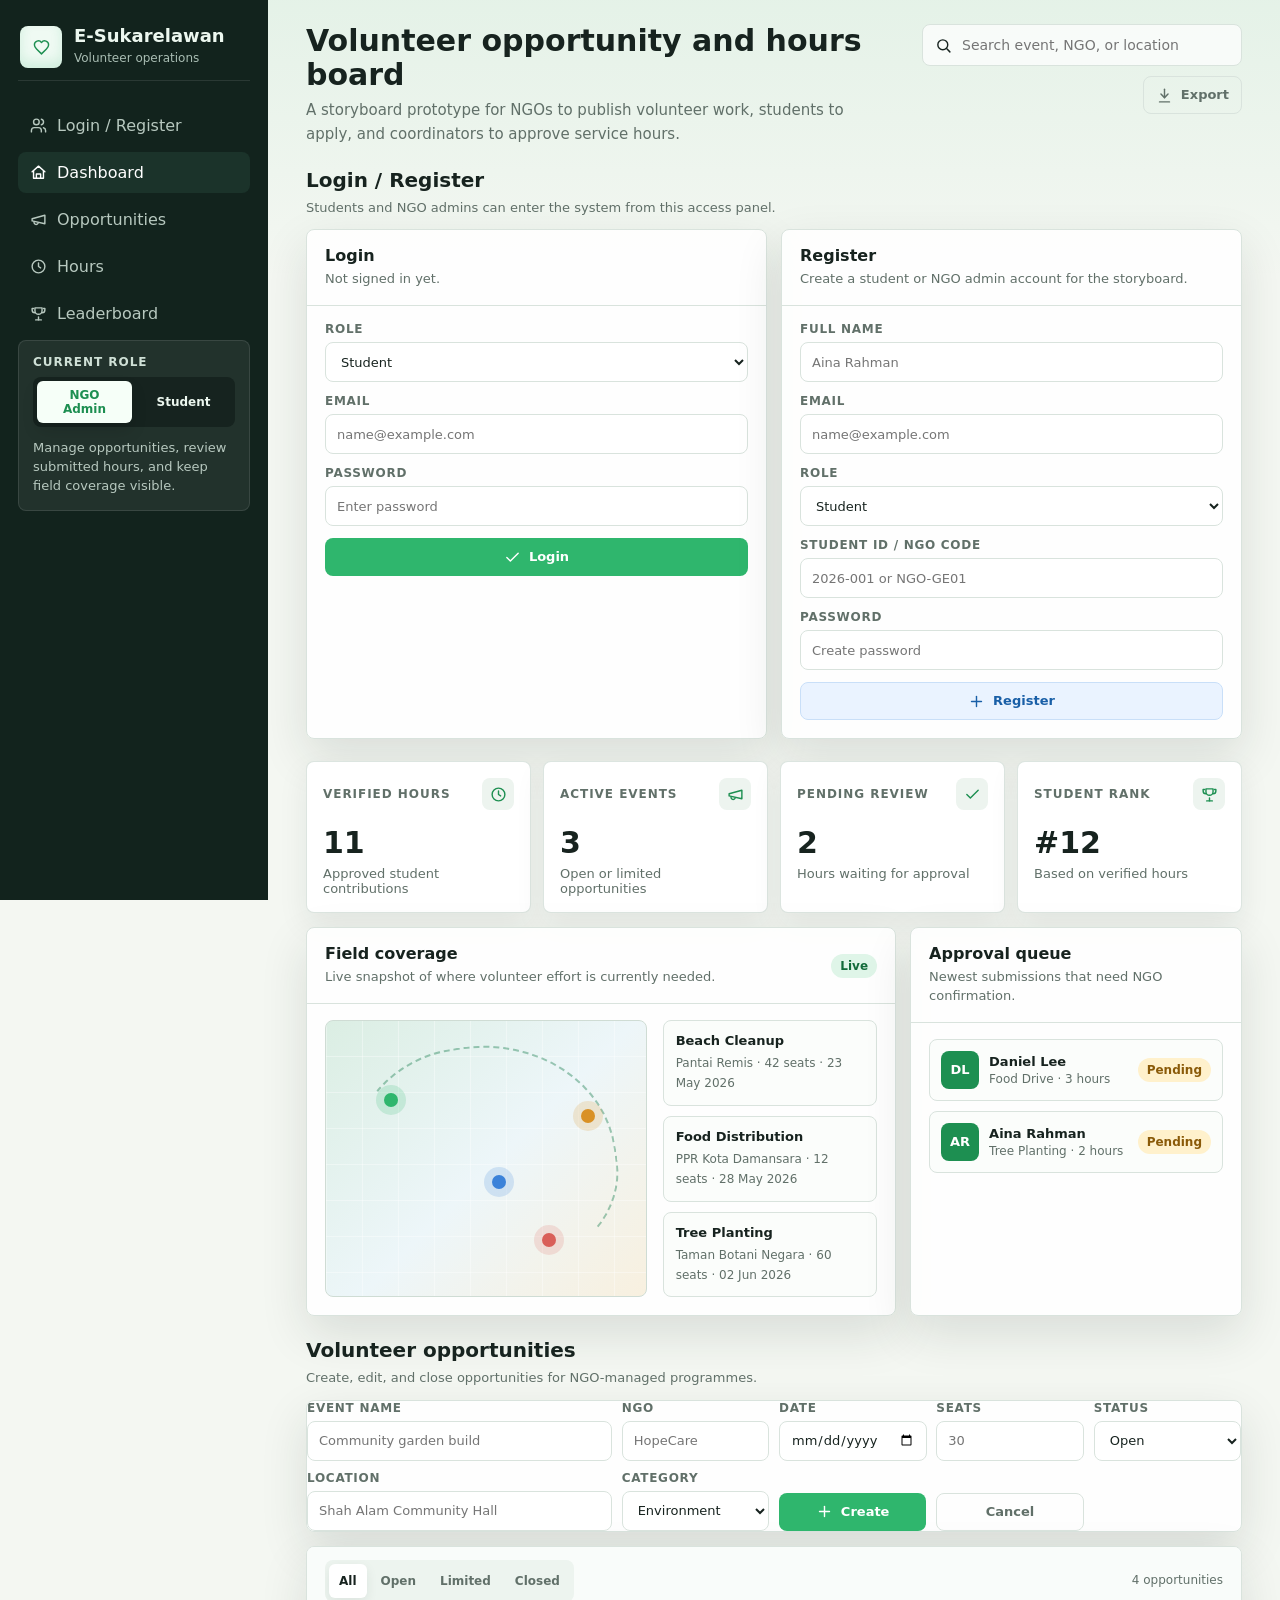
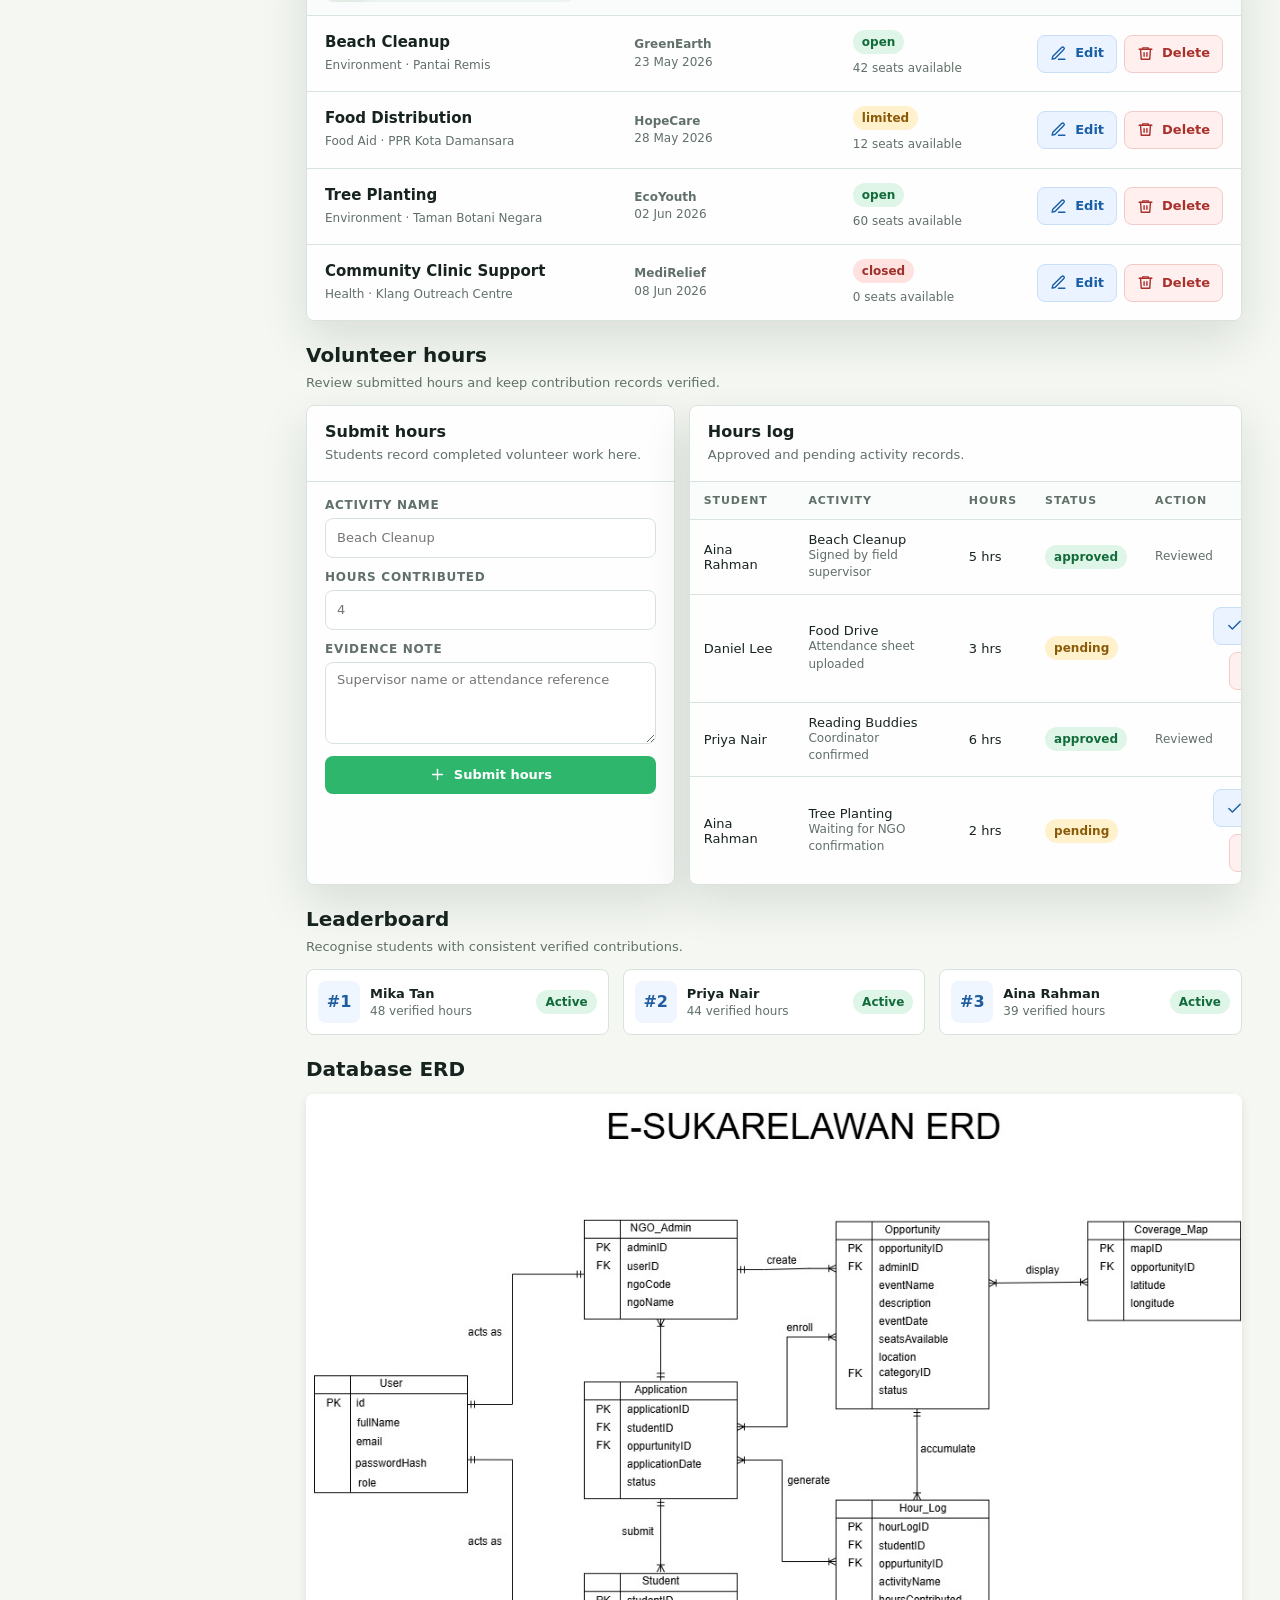
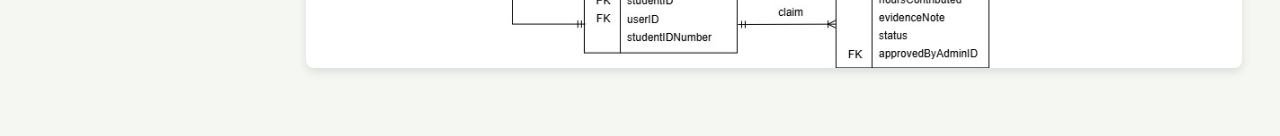
<file: E-sukarelawan/target/E-sukarelawan-1.0-SNAPSHOT/index.html>
<!DOCTYPE html>
<html lang="en">
<head>
  <meta charset="UTF-8">
  <meta name="viewport" content="width=device-width, initial-scale=1.0">
  <title>E-Sukarelawan Storyboard</title>
  <style>
    :root {
      color-scheme: light;
      --page: #f4f7f2;
      --surface: #ffffff;
      --surface-2: #edf4ef;
      --ink: #17231f;
      --muted: #617069;
      --line: #d9e3dd;
      --sidebar: #12231d;
      --sidebar-soft: #1b332a;
      --green: #2fb66d;
      --green-dark: #1d8f51;
      --blue: #3b82d9;
      --amber: #d99125;
      --red: #d95f59;
      --shadow: 0 18px 48px rgba(26, 44, 36, 0.12);
      --radius: 8px;
      --fast: 180ms ease;
    }

    * {
      box-sizing: border-box;
    }

    html {
      scroll-behavior: smooth;
    }

    body {
      margin: 0;
      background:
        linear-gradient(180deg, rgba(47, 182, 109, 0.08), rgba(47, 182, 109, 0) 280px),
        var(--page);
      color: var(--ink);
      font-family: Inter, ui-sans-serif, system-ui, -apple-system, BlinkMacSystemFont, "Segoe UI", sans-serif;
    }

    button,
    input,
    select,
    textarea {
      font: inherit;
    }

    button {
      -webkit-tap-highlight-color: transparent;
    }

    .app {
      min-height: 100vh;
      min-width: 0;
      display: grid;
      grid-template-columns: 268px minmax(0, 1fr);
    }

    .sidebar {
      position: sticky;
      top: 0;
      min-width: 0;
      height: 100vh;
      padding: 22px 18px;
      background: var(--sidebar);
      color: #ecf7ef;
      display: flex;
      flex-direction: column;
      gap: 24px;
    }

    .brand {
      display: grid;
      grid-template-columns: 42px 1fr;
      gap: 12px;
      align-items: center;
      padding: 4px 2px 12px;
      border-bottom: 1px solid rgba(255, 255, 255, 0.1);
    }

    .brand-mark {
      width: 42px;
      height: 42px;
      border-radius: 8px;
      display: grid;
      place-items: center;
      background: #effaf3;
      color: var(--green-dark);
      box-shadow: inset 0 -6px 12px rgba(47, 182, 109, 0.16);
    }

    .brand-title {
      margin: 0;
      font-size: 18px;
      line-height: 1.05;
      letter-spacing: 0;
    }

    .brand-subtitle {
      margin: 4px 0 0;
      color: #a9bdb3;
      font-size: 12px;
      line-height: 1.35;
    }

    .nav {
      display: grid;
      gap: 6px;
      min-width: 0;
    }

    .nav-item {
      border: 0;
      border-radius: var(--radius);
      padding: 11px 12px;
      background: transparent;
      color: #b7c8bf;
      text-align: left;
      display: flex;
      align-items: center;
      gap: 10px;
      cursor: pointer;
      transition: background var(--fast), color var(--fast), transform var(--fast);
    }

    .nav-item:hover,
    .nav-item.active {
      background: var(--sidebar-soft);
      color: #ffffff;
    }

    .nav-item:active {
      transform: translateY(1px);
    }

    .role-panel {
      margin-top: auto;
      min-width: 0;
      padding: 14px;
      border-radius: var(--radius);
      background: rgba(255, 255, 255, 0.07);
      border: 1px solid rgba(255, 255, 255, 0.1);
    }

    .mini-label {
      display: block;
      margin-bottom: 8px;
      color: #cfe0d6;
      font-size: 12px;
      font-weight: 700;
      text-transform: uppercase;
      letter-spacing: 0.08em;
    }

    .segmented {
      display: grid;
      grid-template-columns: 1fr 1fr;
      gap: 4px;
      padding: 4px;
      border-radius: var(--radius);
      background: rgba(7, 15, 12, 0.42);
    }

    .role-btn,
    .filter-btn {
      min-height: 34px;
      border: 0;
      border-radius: 6px;
      padding: 7px 10px;
      background: transparent;
      color: inherit;
      cursor: pointer;
      font-size: 12px;
      font-weight: 700;
      transition: background var(--fast), color var(--fast), box-shadow var(--fast);
    }

    .role-btn.active {
      background: #f6fff8;
      color: var(--green-dark);
      box-shadow: 0 8px 16px rgba(0, 0, 0, 0.12);
    }

    .role-hint {
      min-height: 52px;
      margin: 12px 0 0;
      color: #b7c8bf;
      font-size: 13px;
      line-height: 1.45;
    }

    .workspace {
      min-width: 0;
      padding: 24px clamp(18px, 3vw, 38px) 42px;
    }

    .topbar {
      display: flex;
      align-items: flex-start;
      justify-content: space-between;
      gap: 18px;
      margin-bottom: 22px;
    }

    .page-title {
      margin: 0;
      color: var(--ink);
      font-size: 30px;
      line-height: 1.14;
      letter-spacing: 0;
    }

    .page-copy {
      margin: 7px 0 0;
      max-width: 680px;
      color: var(--muted);
      font-size: 15px;
      line-height: 1.55;
    }

    .top-actions {
      display: flex;
      gap: 10px;
      align-items: center;
      flex-wrap: wrap;
      justify-content: flex-end;
    }

    .search {
      width: min(320px, 34vw);
      min-width: 220px;
      display: flex;
      align-items: center;
      gap: 8px;
      padding: 0 12px;
      min-height: 42px;
      border: 1px solid var(--line);
      border-radius: var(--radius);
      background: rgba(255, 255, 255, 0.72);
    }

    .search input {
      width: 100%;
      min-width: 0;
      border: 0;
      outline: 0;
      background: transparent;
      color: var(--ink);
      font-size: 14px;
    }

    .btn {
      min-height: 38px;
      border: 1px solid transparent;
      border-radius: var(--radius);
      padding: 8px 12px;
      display: inline-flex;
      align-items: center;
      justify-content: center;
      gap: 8px;
      color: var(--ink);
      background: var(--surface);
      cursor: pointer;
      font-size: 13px;
      font-weight: 800;
      line-height: 1.1;
      white-space: nowrap;
      transition: transform var(--fast), border-color var(--fast), background var(--fast), box-shadow var(--fast), color var(--fast);
    }

    .btn:hover {
      transform: translateY(-1px);
      box-shadow: 0 10px 18px rgba(30, 45, 38, 0.1);
    }

    .btn.primary {
      background: var(--green);
      color: #fff;
    }

    .btn.blue {
      background: #eaf3ff;
      color: #195fa7;
      border-color: #c9dff8;
    }

    .btn.danger {
      background: #fff0ef;
      color: #aa302b;
      border-color: #f2cbc8;
    }

    .btn.ghost {
      background: transparent;
      border-color: var(--line);
      color: var(--muted);
    }

    .btn.icon-only {
      width: 38px;
      padding: 0;
    }

    .icon {
      width: 17px;
      height: 17px;
      flex: 0 0 auto;
      stroke: currentColor;
      stroke-width: 2;
      stroke-linecap: round;
      stroke-linejoin: round;
      fill: none;
    }

    .section {
      scroll-margin-top: 18px;
      margin-bottom: 22px;
    }

    .section-heading {
      display: flex;
      justify-content: space-between;
      align-items: end;
      gap: 14px;
      margin: 0 0 12px;
    }

    .section-heading h2 {
      margin: 0;
      font-size: 20px;
      line-height: 1.25;
      letter-spacing: 0;
    }

    .section-heading p {
      margin: 5px 0 0;
      color: var(--muted);
      font-size: 13px;
      line-height: 1.5;
    }

    .metrics {
      display: grid;
      grid-template-columns: repeat(4, minmax(150px, 1fr));
      gap: 12px;
      margin-bottom: 14px;
    }

    .metric {
      min-height: 118px;
      padding: 16px;
      border-radius: var(--radius);
      background: var(--surface);
      border: 1px solid rgba(217, 227, 221, 0.9);
      box-shadow: 0 12px 30px rgba(25, 40, 33, 0.08);
    }

    .metric-top {
      display: flex;
      justify-content: space-between;
      align-items: center;
      gap: 12px;
      margin-bottom: 18px;
    }

    .metric-label {
      color: var(--muted);
      font-size: 12px;
      font-weight: 800;
      text-transform: uppercase;
      letter-spacing: 0.08em;
    }

    .metric-icon {
      width: 32px;
      height: 32px;
      border-radius: 8px;
      display: grid;
      place-items: center;
      color: var(--green-dark);
      background: var(--surface-2);
    }

    .metric-value {
      margin: 0;
      font-size: 30px;
      line-height: 1;
      letter-spacing: 0;
    }

    .metric-note {
      margin: 8px 0 0;
      color: var(--muted);
      font-size: 13px;
    }

    .dashboard-grid {
      display: grid;
      grid-template-columns: minmax(0, 1.6fr) minmax(280px, 0.9fr);
      gap: 14px;
    }

    .panel {
      border: 1px solid var(--line);
      border-radius: var(--radius);
      background: rgba(255, 255, 255, 0.9);
      box-shadow: var(--shadow);
      overflow: hidden;
    }

    .panel-head {
      padding: 16px 18px;
      display: flex;
      justify-content: space-between;
      align-items: center;
      gap: 12px;
      border-bottom: 1px solid var(--line);
    }

    .panel-title {
      margin: 0;
      font-size: 16px;
      line-height: 1.25;
      letter-spacing: 0;
    }

    .panel-subtitle {
      margin: 4px 0 0;
      color: var(--muted);
      font-size: 13px;
      line-height: 1.45;
    }

    .panel-body {
      padding: 16px 18px 18px;
    }

    .field-map {
      display: grid;
      grid-template-columns: 1.2fr 0.8fr;
      gap: 16px;
      align-items: stretch;
    }

    .map-board {
      position: relative;
      min-height: 240px;
      border-radius: var(--radius);
      border: 1px solid #cfdcd4;
      background:
        linear-gradient(90deg, rgba(255, 255, 255, 0.36) 1px, transparent 1px),
        linear-gradient(0deg, rgba(255, 255, 255, 0.36) 1px, transparent 1px),
        linear-gradient(135deg, #dbeee3, #edf6f9 52%, #f8f0df);
      background-size: 36px 36px, 36px 36px, cover;
      overflow: hidden;
    }

    .map-route {
      position: absolute;
      inset: 24px 30px;
      border: 2px dashed rgba(31, 129, 83, 0.42);
      border-left-color: transparent;
      border-bottom-color: transparent;
      border-radius: 45% 55% 42% 58%;
      transform: rotate(-8deg);
    }

    .pin {
      position: absolute;
      width: 14px;
      height: 14px;
      border-radius: 99px;
      background: var(--green);
      box-shadow: 0 0 0 8px rgba(47, 182, 109, 0.18);
    }

    .pin:nth-child(2) { left: 18%; top: 26%; }
    .pin:nth-child(3) { left: 52%; top: 56%; background: var(--blue); box-shadow: 0 0 0 8px rgba(59, 130, 217, 0.18); }
    .pin:nth-child(4) { right: 16%; top: 32%; background: var(--amber); box-shadow: 0 0 0 8px rgba(217, 145, 37, 0.18); }
    .pin:nth-child(5) { right: 28%; bottom: 18%; background: var(--red); box-shadow: 0 0 0 8px rgba(217, 95, 89, 0.17); }

    .dispatch-list {
      display: grid;
      gap: 10px;
    }

    .dispatch-item {
      padding: 12px;
      border: 1px solid var(--line);
      border-radius: var(--radius);
      background: #fbfdfb;
    }

    .dispatch-item strong {
      display: block;
      margin-bottom: 4px;
      font-size: 13px;
    }

    .dispatch-item span {
      color: var(--muted);
      font-size: 12px;
      line-height: 1.45;
    }

    .queue {
      display: grid;
      gap: 10px;
    }

    .queue-row,
    .leader-row {
      display: grid;
      grid-template-columns: 38px minmax(0, 1fr) auto;
      gap: 10px;
      align-items: center;
      padding: 11px;
      border-radius: var(--radius);
      border: 1px solid var(--line);
      background: #fbfdfb;
    }

    .avatar {
      width: 38px;
      height: 38px;
      border-radius: 8px;
      display: grid;
      place-items: center;
      color: #fff;
      background: var(--green-dark);
      font-weight: 900;
      font-size: 13px;
    }

    .row-title {
      min-width: 0;
      font-size: 13px;
      font-weight: 800;
      overflow: hidden;
      text-overflow: ellipsis;
      white-space: nowrap;
    }

    .row-meta {
      margin-top: 3px;
      color: var(--muted);
      font-size: 12px;
      overflow: hidden;
      text-overflow: ellipsis;
      white-space: nowrap;
    }

    .tag {
      display: inline-flex;
      align-items: center;
      justify-content: center;
      min-height: 24px;
      border-radius: 999px;
      padding: 3px 9px;
      font-size: 12px;
      font-weight: 800;
      line-height: 1;
      white-space: nowrap;
    }

    .tag.open,
    .tag.approved {
      color: #126b3a;
      background: #dff5e8;
    }

    .tag.limited,
    .tag.pending {
      color: #8a5a08;
      background: #fff1cc;
    }

    .tag.closed,
    .tag.rejected {
      color: #9e302b;
      background: #ffe1df;
    }

    .form-grid {
      display: grid;
      grid-template-columns: repeat(6, minmax(110px, 1fr));
      gap: 10px;
      align-items: end;
    }

    .auth-grid {
      display: grid;
      grid-template-columns: repeat(2, minmax(280px, 1fr));
      gap: 14px;
    }

    .auth-fields {
      display: grid;
      gap: 12px;
    }

    .field {
      display: grid;
      gap: 6px;
      min-width: 0;
    }

    .field.wide {
      grid-column: span 2;
    }

    .field label {
      color: var(--muted);
      font-size: 12px;
      font-weight: 800;
      text-transform: uppercase;
      letter-spacing: 0.06em;
    }

    .field input,
    .field select,
    .field textarea {
      width: 100%;
      min-height: 40px;
      border: 1px solid var(--line);
      border-radius: var(--radius);
      padding: 9px 11px;
      background: #fff;
      color: var(--ink);
      outline: 0;
      font-size: 13px;
      transition: border-color var(--fast), box-shadow var(--fast);
    }

    .field textarea {
      resize: vertical;
      min-height: 82px;
    }

    .field input:focus,
    .field select:focus,
    .field textarea:focus {
      border-color: var(--green);
      box-shadow: 0 0 0 3px rgba(47, 182, 109, 0.16);
    }

    .toolbar {
      display: flex;
      align-items: center;
      justify-content: space-between;
      gap: 12px;
      padding: 13px 18px;
      border-bottom: 1px solid var(--line);
      background: #f9fcfa;
    }

    .filter-group {
      display: flex;
      gap: 4px;
      padding: 4px;
      border-radius: var(--radius);
      background: #edf4ef;
      overflow-x: auto;
    }

    .filter-btn {
      color: var(--muted);
    }

    .filter-btn.active {
      background: #fff;
      color: var(--ink);
      box-shadow: 0 4px 12px rgba(30, 45, 38, 0.08);
    }

    .opportunity-list {
      display: grid;
    }

    .opportunity-row {
      display: grid;
      grid-template-columns: minmax(230px, 1.3fr) minmax(170px, 0.9fr) minmax(140px, 0.75fr) auto;
      gap: 14px;
      align-items: center;
      padding: 14px 18px;
      border-bottom: 1px solid var(--line);
    }

    .opportunity-row:last-child {
      border-bottom: 0;
    }

    .event-title {
      margin: 0 0 5px;
      font-size: 15px;
      line-height: 1.25;
    }

    .event-meta,
    .event-detail {
      color: var(--muted);
      font-size: 12px;
      line-height: 1.45;
    }

    .row-actions {
      display: flex;
      gap: 7px;
      justify-content: flex-end;
      flex-wrap: wrap;
    }

    .hours-grid {
      display: grid;
      grid-template-columns: minmax(320px, 0.8fr) minmax(0, 1.2fr);
      gap: 14px;
    }

    .table-wrap {
      overflow-x: auto;
    }

    table {
      width: 100%;
      border-collapse: collapse;
      min-width: 650px;
    }

    th,
    td {
      padding: 12px 14px;
      border-bottom: 1px solid var(--line);
      text-align: left;
      vertical-align: middle;
      font-size: 13px;
    }

    th {
      color: var(--muted);
      font-size: 11px;
      text-transform: uppercase;
      letter-spacing: 0.08em;
      background: #f9fcfa;
    }

    tbody tr:last-child td {
      border-bottom: 0;
    }

    .leaderboard-grid {
      display: grid;
      grid-template-columns: repeat(3, minmax(0, 1fr));
      gap: 14px;
    }

    .leader-row {
      grid-template-columns: 42px minmax(0, 1fr) auto;
      background: #fff;
    }

    .rank {
      width: 42px;
      height: 42px;
      display: grid;
      place-items: center;
      border-radius: 8px;
      background: #eff6ff;
      color: #1e5d9f;
      font-weight: 900;
    }

    .admin-grid {
      display: grid;
      grid-template-columns: repeat(3, minmax(0, 1fr));
      gap: 14px;
    }

    .admin-card {
      padding: 16px 18px;
      display: grid;
      gap: 10px;
    }

    .profile-value {
      color: var(--ink);
      font-size: 13px;
      font-weight: 800;
      text-align: right;
    }

    .toggle-row {
      display: flex;
      justify-content: space-between;
      align-items: center;
      gap: 14px;
      padding: 10px 0;
      border-bottom: 1px solid var(--line);
    }

    .toggle-row:last-child {
      border-bottom: 0;
    }

    .switch {
      position: relative;
      width: 46px;
      height: 26px;
      flex: 0 0 auto;
    }

    .switch input {
      position: absolute;
      inset: 0;
      opacity: 0;
    }

    .slider {
      position: absolute;
      inset: 0;
      border-radius: 999px;
      background: #cbd7d0;
      cursor: pointer;
      transition: background var(--fast);
    }

    .slider::after {
      content: "";
      position: absolute;
      width: 20px;
      height: 20px;
      top: 3px;
      left: 3px;
      border-radius: 50%;
      background: #fff;
      box-shadow: 0 2px 8px rgba(31, 42, 37, 0.2);
      transition: transform var(--fast);
    }

    .switch input:checked + .slider {
      background: var(--green);
    }

    .switch input:checked + .slider::after {
      transform: translateX(20px);
    }

    .empty {
      padding: 24px 18px;
      color: var(--muted);
      text-align: center;
      font-size: 13px;
    }

    .admin-only,
    .student-only {
      display: none;
    }

    .app[data-role="admin"] .admin-only {
      display: block;
    }

    .app[data-role="admin"] .admin-only.form-grid {
      display: grid;
    }

    .app[data-role="student"] .student-only {
      display: block;
    }

    .app[data-role="student"] .student-only.inline {
      display: inline-flex;
    }

    .app[data-role="student"] .admin-context {
      display: none;
    }

    .app[data-role="admin"] .student-context {
      display: none;
    }

    .toast {
      position: fixed;
      right: 22px;
      bottom: 22px;
      z-index: 10;
      max-width: min(360px, calc(100vw - 44px));
      padding: 12px 14px;
      border-radius: var(--radius);
      background: #12231d;
      color: #fff;
      box-shadow: 0 18px 48px rgba(18, 35, 29, 0.28);
      transform: translateY(18px);
      opacity: 0;
      pointer-events: none;
      transition: opacity var(--fast), transform var(--fast);
      font-size: 13px;
      line-height: 1.45;
    }

    .toast.show {
      opacity: 1;
      transform: translateY(0);
    }

    @media (max-width: 1180px) {
      .metrics {
        grid-template-columns: repeat(2, minmax(180px, 1fr));
      }

      .dashboard-grid,
      .auth-grid,
      .field-map,
      .hours-grid,
      .leaderboard-grid,
      .admin-grid {
        grid-template-columns: 1fr;
      }

      .form-grid {
        grid-template-columns: repeat(3, minmax(140px, 1fr));
      }
    }

    @media (max-width: 860px) {
      .app {
        grid-template-columns: 1fr;
      }

      .sidebar {
        position: static;
        height: auto;
        padding: 16px;
      }

      .nav {
        display: flex;
        overflow-x: auto;
        max-width: 100%;
        padding-bottom: 4px;
      }

      .nav-item {
        flex: 0 0 126px;
      }

      .role-panel {
        margin-top: 0;
      }

      .workspace {
        padding: 18px 14px 30px;
      }

      .topbar,
      .section-heading,
      .toolbar {
        align-items: stretch;
        flex-direction: column;
      }

      .top-actions,
      .toolbar {
        justify-content: flex-start;
      }

      .search {
        width: 100%;
        min-width: 0;
      }

      .page-title {
        font-size: 25px;
      }

      .opportunity-row {
        grid-template-columns: 1fr;
        align-items: start;
      }

      .row-actions {
        justify-content: flex-start;
      }
    }
    
        .erd-container {
      display: flex;
      justify-content: center;   /* horizontal center */
      align-items: center;       /* vertical center (optional) */
      margin-top: 20px;
    }

    .erd-container img {
      max-width: 100%;
      width: 900px;
      border-radius: 8px;
    }

    @media (max-width: 620px) {
      .metrics,
      .form-grid {
        grid-template-columns: 1fr;
      }

      .field.wide {
        grid-column: span 1;
      }

      .panel-head {
        align-items: flex-start;
        flex-direction: column;
      }

      .queue-row,
      .leader-row {
        grid-template-columns: 38px minmax(0, 1fr);
      }

      .queue-row .tag,
      .leader-row .tag {
        grid-column: 1 / -1;
        width: fit-content;
      }
    }

    @media (prefers-reduced-motion: reduce) {
      *,
      *::before,
      *::after {
        scroll-behavior: auto !important;
        transition-duration: 0.01ms !important;
        animation-duration: 0.01ms !important;
      }
    }
  </style>
</head>
<body>
  <svg aria-hidden="true" style="position:absolute;width:0;height:0;overflow:hidden">
    <symbol id="icon-heart" viewBox="0 0 24 24"><path d="M19 14c1.5-1.5 3-3.3 3-5.5A5.5 5.5 0 0 0 12 5a5.5 5.5 0 0 0-10 3.5C2 10.7 3.5 12.5 5 14l7 7Z"></path></symbol>
    <symbol id="icon-home" viewBox="0 0 24 24"><path d="m3 11 9-8 9 8"></path><path d="M5 10v10h14V10"></path><path d="M9 20v-6h6v6"></path></symbol>
    <symbol id="icon-megaphone" viewBox="0 0 24 24"><path d="m3 11 18-5v12L3 14v-3Z"></path><path d="M11.6 16.8a3 3 0 1 1-5.8-1.6"></path></symbol>
    <symbol id="icon-clock" viewBox="0 0 24 24"><circle cx="12" cy="12" r="9"></circle><path d="M12 7v5l3 2"></path></symbol>
    <symbol id="icon-trophy" viewBox="0 0 24 24"><path d="M8 21h8"></path><path d="M12 17v4"></path><path d="M7 4h10v4a5 5 0 0 1-10 0V4Z"></path><path d="M5 5H3v2a4 4 0 0 0 4 4"></path><path d="M19 5h2v2a4 4 0 0 1-4 4"></path></symbol>
    <symbol id="icon-settings" viewBox="0 0 24 24"><path d="M12 15.5a3.5 3.5 0 1 0 0-7 3.5 3.5 0 0 0 0 7Z"></path><path d="M19.4 15a1.7 1.7 0 0 0 .3 1.9l.1.1a2 2 0 1 1-2.8 2.8l-.1-.1a1.7 1.7 0 0 0-1.9-.3 1.7 1.7 0 0 0-1 1.6V21a2 2 0 1 1-4 0v-.1a1.7 1.7 0 0 0-1-1.6 1.7 1.7 0 0 0-1.9.3l-.1.1A2 2 0 1 1 4.2 17l.1-.1a1.7 1.7 0 0 0 .3-1.9 1.7 1.7 0 0 0-1.6-1H3a2 2 0 1 1 0-4h.1a1.7 1.7 0 0 0 1.6-1 1.7 1.7 0 0 0-.3-1.9L4.3 7A2 2 0 1 1 7.1 4.2l.1.1a1.7 1.7 0 0 0 1.9.3h.1a1.7 1.7 0 0 0 1-1.6V3a2 2 0 1 1 4 0v.1a1.7 1.7 0 0 0 1 1.6h.1a1.7 1.7 0 0 0 1.9-.3l.1-.1A2 2 0 1 1 19.8 7l-.1.1a1.7 1.7 0 0 0-.3 1.9v.1a1.7 1.7 0 0 0 1.6 1h.1a2 2 0 1 1 0 4H21a1.7 1.7 0 0 0-1.6 1Z"></path></symbol>
    <symbol id="icon-plus" viewBox="0 0 24 24"><path d="M12 5v14"></path><path d="M5 12h14"></path></symbol>
    <symbol id="icon-edit" viewBox="0 0 24 24"><path d="M12 20h9"></path><path d="M16.5 3.5a2.1 2.1 0 0 1 3 3L7 19l-4 1 1-4Z"></path></symbol>
    <symbol id="icon-trash" viewBox="0 0 24 24"><path d="M3 6h18"></path><path d="M8 6V4h8v2"></path><path d="m19 6-1 14H6L5 6"></path><path d="M10 11v5"></path><path d="M14 11v5"></path></symbol>
    <symbol id="icon-search" viewBox="0 0 24 24"><circle cx="11" cy="11" r="7"></circle><path d="m21 21-4.3-4.3"></path></symbol>
    <symbol id="icon-download" viewBox="0 0 24 24"><path d="M12 3v12"></path><path d="m7 10 5 5 5-5"></path><path d="M5 21h14"></path></symbol>
    <symbol id="icon-check" viewBox="0 0 24 24"><path d="m20 6-11 11-5-5"></path></symbol>
    <symbol id="icon-x" viewBox="0 0 24 24"><path d="M18 6 6 18"></path><path d="m6 6 12 12"></path></symbol>
    <symbol id="icon-users" viewBox="0 0 24 24"><path d="M16 21v-2a4 4 0 0 0-4-4H6a4 4 0 0 0-4 4v2"></path><circle cx="9" cy="7" r="4"></circle><path d="M22 21v-2a4 4 0 0 0-3-3.9"></path><path d="M16 3.1a4 4 0 0 1 0 7.8"></path></symbol>
    <symbol id="icon-map" viewBox="0 0 24 24"><path d="M9 18 3 21V6l6-3 6 3 6-3v15l-6 3-6-3Z"></path><path d="M9 3v15"></path><path d="M15 6v15"></path></symbol>
  </svg>

  <div class="app" id="app" data-role="admin">
    <aside class="sidebar" aria-label="Primary navigation">
      <div class="brand">
        <div class="brand-mark"><svg class="icon"><use href="#icon-heart"></use></svg></div>
        <div>
          <h1 class="brand-title">E-Sukarelawan</h1>
          <p class="brand-subtitle">Volunteer operations</p>
        </div>
      </div>

      <nav class="nav">
        <button class="nav-item" data-target="access" type="button">
          <svg class="icon"><use href="#icon-users"></use></svg>
          Login / Register
        </button>
        <button class="nav-item active" data-target="dashboard" type="button">
          <svg class="icon"><use href="#icon-home"></use></svg>
          Dashboard
        </button>
        <button class="nav-item" data-target="opportunities" type="button">
          <svg class="icon"><use href="#icon-megaphone"></use></svg>
          Opportunities
        </button>
        <button class="nav-item" data-target="hours" type="button">
          <svg class="icon"><use href="#icon-clock"></use></svg>
          Hours
        </button>
        <button class="nav-item" data-target="leaderboard" type="button">
          <svg class="icon"><use href="#icon-trophy"></use></svg>
          Leaderboard
        </button>
      <div class="role-panel">
        <span class="mini-label">Current role</span>
        <div class="segmented" role="tablist" aria-label="Role">
          <button class="role-btn active" type="button" data-role-choice="admin">NGO Admin</button>
          <button class="role-btn" type="button" data-role-choice="student">Student</button>
        </div>
        <p class="role-hint" id="roleHint">Manage opportunities, review submitted hours, and keep field coverage visible.</p>
      </div>
    </aside>

    <main class="workspace">
      <header class="topbar">
        <div>
          <h2 class="page-title">Volunteer opportunity and hours board</h2>
          <p class="page-copy">A storyboard prototype for NGOs to publish volunteer work, students to apply, and coordinators to approve service hours.</p>
        </div>
        <div class="top-actions">
          <label class="search" aria-label="Search the storyboard">
            <svg class="icon"><use href="#icon-search"></use></svg>
            <input id="globalSearch" type="search" placeholder="Search event, NGO, or location">
          </label>
          <button class="btn ghost" type="button" id="exportBtn">
            <svg class="icon"><use href="#icon-download"></use></svg>
            Export
          </button>
        </div>
      </header>

      <section class="section" id="access">
        <div class="section-heading">
          <div>
            <h2>Login / Register</h2>
            <p>Students and NGO admins can enter the system from this access panel.</p>
          </div>
        </div>

        <div class="auth-grid">
          <form class="panel" id="loginForm">
            <div class="panel-head">
              <div>
                <h3 class="panel-title">Login</h3>
                <p class="panel-subtitle" id="accessStatus">Not signed in yet.</p>
              </div>
            </div>
            <div class="panel-body auth-fields">
              <div class="field">
                <label for="loginRole">Role</label>
                <select id="loginRole" required>
                  <option value="student">Student</option>
                  <option value="admin">NGO Admin</option>
                </select>
              </div>
              <div class="field">
                <label for="loginEmail">Email</label>
                <input id="loginEmail" type="email" autocomplete="email" placeholder="name@example.com" required>
              </div>
              <div class="field">
                <label for="loginPassword">Password</label>
                <input id="loginPassword" type="password" autocomplete="current-password" placeholder="Enter password" required>
              </div>
              <button class="btn primary" type="submit">
                <svg class="icon"><use href="#icon-check"></use></svg>
                Login
              </button>
            </div>
          </form>

          <form class="panel" id="registerForm">
            <div class="panel-head">
              <div>
                <h3 class="panel-title">Register</h3>
                <p class="panel-subtitle">Create a student or NGO admin account for the storyboard.</p>
              </div>
            </div>
            <div class="panel-body auth-fields">
              <div class="field">
                <label for="registerName">Full name</label>
                <input id="registerName" autocomplete="name" placeholder="Aina Rahman" required>
              </div>
              <div class="field">
                <label for="registerEmail">Email</label>
                <input id="registerEmail" type="email" autocomplete="email" placeholder="name@example.com" required>
              </div>
              <div class="field">
                <label for="registerRole">Role</label>
                <select id="registerRole" required>
                  <option value="student">Student</option>
                  <option value="admin">NGO Admin</option>
                </select>
              </div>
              <div class="field">
                <label for="registerId">Student ID / NGO code</label>
                <input id="registerId" autocomplete="off" placeholder="2026-001 or NGO-GE01" required>
              </div>
              <div class="field">
                <label for="registerPassword">Password</label>
                <input id="registerPassword" type="password" autocomplete="new-password" placeholder="Create password" required>
              </div>
              <button class="btn blue" type="submit">
                <svg class="icon"><use href="#icon-plus"></use></svg>
                Register
              </button>
            </div>
          </form>
        </div>
      </section>

      <section class="section" id="dashboard">
        <div class="metrics">
          <article class="metric">
            <div class="metric-top">
              <span class="metric-label">Verified hours</span>
              <span class="metric-icon"><svg class="icon"><use href="#icon-clock"></use></svg></span>
            </div>
            <h3 class="metric-value" id="metricHours">0</h3>
            <p class="metric-note">Approved student contributions</p>
          </article>
          <article class="metric">
            <div class="metric-top">
              <span class="metric-label">Active events</span>
              <span class="metric-icon"><svg class="icon"><use href="#icon-megaphone"></use></svg></span>
            </div>
            <h3 class="metric-value" id="metricEvents">0</h3>
            <p class="metric-note">Open or limited opportunities</p>
          </article>
          <article class="metric">
            <div class="metric-top">
              <span class="metric-label">Pending review</span>
              <span class="metric-icon"><svg class="icon"><use href="#icon-check"></use></svg></span>
            </div>
            <h3 class="metric-value" id="metricPending">0</h3>
            <p class="metric-note">Hours waiting for approval</p>
          </article>
          <article class="metric">
            <div class="metric-top">
              <span class="metric-label">Student rank</span>
              <span class="metric-icon"><svg class="icon"><use href="#icon-trophy"></use></svg></span>
            </div>
            <h3 class="metric-value">#12</h3>
            <p class="metric-note">Based on verified hours</p>
          </article>
        </div>

        <div class="dashboard-grid">
          <section class="panel">
            <div class="panel-head">
              <div>
                <h3 class="panel-title">Field coverage</h3>
                <p class="panel-subtitle">Live snapshot of where volunteer effort is currently needed.</p>
              </div>
              <span class="tag open">Live</span>
            </div>
            <div class="panel-body field-map">
              <div class="map-board" aria-label="Volunteer coverage map">
                <span class="map-route"></span>
                <span class="pin"></span>
                <span class="pin"></span>
                <span class="pin"></span>
                <span class="pin"></span>
              </div>
              <div class="dispatch-list" id="dispatchList"></div>
            </div>
          </section>

          <section class="panel">
            <div class="panel-head">
              <div>
                <h3 class="panel-title admin-context">Approval queue</h3>
                <h3 class="panel-title student-context">My applications</h3>
                <p class="panel-subtitle admin-context">Newest submissions that need NGO confirmation.</p>
                <p class="panel-subtitle student-context">Applications submitted from the opportunities board.</p>
              </div>
            </div>
            <div class="panel-body">
              <div class="queue" id="queueList"></div>
            </div>
          </section>
        </div>
      </section>

      <section class="section" id="opportunities">
        <div class="section-heading">
          <div>
            <h2>Volunteer opportunities</h2>
            <p class="admin-context">Create, edit, and close opportunities for NGO-managed programmes.</p>
            <p class="student-context">Browse open programmes and apply to the activities that fit your schedule.</p>
          </div>
        </div>

        <form class="panel admin-only form-grid" id="opportunityForm">
          <div class="field wide">
            <label for="eventName">Event name</label>
            <input id="eventName" name="eventName" autocomplete="off" placeholder="Community garden build" required>
          </div>
          <div class="field">
            <label for="ngoName">NGO</label>
            <input id="ngoName" name="ngoName" autocomplete="off" placeholder="HopeCare" required>
          </div>
          <div class="field">
            <label for="eventDate">Date</label>
            <input id="eventDate" name="eventDate" type="date" required>
          </div>
          <div class="field">
            <label for="eventSeats">Seats</label>
            <input id="eventSeats" name="eventSeats" type="number" min="1" placeholder="30" required>
          </div>
          <div class="field">
            <label for="eventStatus">Status</label>
            <select id="eventStatus" name="eventStatus">
              <option value="open">Open</option>
              <option value="limited">Limited</option>
              <option value="closed">Closed</option>
            </select>
          </div>
          <div class="field wide">
            <label for="eventLocation">Location</label>
            <input id="eventLocation" name="eventLocation" autocomplete="off" placeholder="Shah Alam Community Hall" required>
          </div>
          <div class="field">
            <label for="eventCategory">Category</label>
            <select id="eventCategory" name="eventCategory">
              <option>Environment</option>
              <option>Food Aid</option>
              <option>Education</option>
              <option>Health</option>
              <option>Community</option>
            </select>
          </div>
          <button class="btn primary" type="submit" id="saveOpportunityBtn">
            <svg class="icon"><use href="#icon-plus"></use></svg>
            Create
          </button>
          <button class="btn ghost" type="button" id="cancelEditBtn" hidden>Cancel</button>
        </form>

        <section class="panel" style="margin-top:14px">
          <div class="toolbar">
            <div class="filter-group" aria-label="Opportunity filters">
              <button class="filter-btn active" type="button" data-filter="all">All</button>
              <button class="filter-btn" type="button" data-filter="open">Open</button>
              <button class="filter-btn" type="button" data-filter="limited">Limited</button>
              <button class="filter-btn" type="button" data-filter="closed">Closed</button>
            </div>
            <span class="event-detail" id="resultCount">0 opportunities</span>
          </div>
          <div class="opportunity-list" id="opportunityList"></div>
        </section>
      </section>

      <section class="section" id="hours">
        <div class="section-heading">
          <div>
            <h2>Volunteer hours</h2>
            <p class="student-context">Log completed activities and track whether your NGO has approved them.</p>
            <p class="admin-context">Review submitted hours and keep contribution records verified.</p>
          </div>
        </div>

        <div class="hours-grid">
          <form class="panel" id="hoursForm">
            <div class="panel-head">
              <div>
                <h3 class="panel-title">Submit hours</h3>
                <p class="panel-subtitle">Students record completed volunteer work here.</p>
              </div>
            </div>
            <div class="panel-body" style="display:grid;gap:12px">
              <div class="field">
                <label for="activityName">Activity name</label>
                <input id="activityName" autocomplete="off" placeholder="Beach Cleanup" required>
              </div>
              <div class="field">
                <label for="hoursContributed">Hours contributed</label>
                <input id="hoursContributed" type="number" min="1" max="24" placeholder="4" required>
              </div>
              <div class="field">
                <label for="hoursNote">Evidence note</label>
                <textarea id="hoursNote" placeholder="Supervisor name or attendance reference"></textarea>
              </div>
              <button class="btn primary" type="submit">
                <svg class="icon"><use href="#icon-plus"></use></svg>
                Submit hours
              </button>
            </div>
          </form>

          <section class="panel">
            <div class="panel-head">
              <div>
                <h3 class="panel-title">Hours log</h3>
                <p class="panel-subtitle">Approved and pending activity records.</p>
              </div>
            </div>
            <div class="table-wrap">
              <table>
                <thead>
                  <tr>
                    <th>Student</th>
                    <th>Activity</th>
                    <th>Hours</th>
                    <th>Status</th>
                    <th class="admin-context">Action</th>
                  </tr>
                </thead>
                <tbody id="hoursTable"></tbody>
              </table>
            </div>
          </section>
        </div>
      </section>

      <section class="section" id="leaderboard">
        <div class="section-heading">
          <div>
            <h2>Leaderboard</h2>
            <p>Recognise students with consistent verified contributions.</p>
          </div>
        </div>
        <div class="leaderboard-grid" id="leaderboardList"></div>
      </section>
        
        <section class="section" id="erd">
  <div class="section-heading">
    <h2>Database ERD</h2>
  </div>

  <img src="images/WhatsApp Image 2026-05-17 at 5.41.54 PM.jpeg"
       alt="E-Sukarelawan ERD"
       style="width:100%; max-width:1000px; border-radius:8px; box-shadow:0 4px 10px rgba(0,0,0,0.1);">
</section>
    </main>
  </div>

  <div class="toast" id="toast" role="status" aria-live="polite"></div>

  <script>
    const app = document.querySelector("#app");
    const toast = document.querySelector("#toast");
    const roleHint = document.querySelector("#roleHint");
    const searchInput = document.querySelector("#globalSearch");
    const resultCount = document.querySelector("#resultCount");
    const opportunityForm = document.querySelector("#opportunityForm");
    const saveOpportunityBtn = document.querySelector("#saveOpportunityBtn");
    const cancelEditBtn = document.querySelector("#cancelEditBtn");
    const hoursForm = document.querySelector("#hoursForm");
    const loginForm = document.querySelector("#loginForm");
    const registerForm = document.querySelector("#registerForm");
    const accessStatus = document.querySelector("#accessStatus");

    let role = "admin";
    let activeFilter = "all";
    let editingOpportunityId = null;
    let toastTimer = null;

    const opportunities = [
      { id: 1, event: "Beach Cleanup", ngo: "GreenEarth", date: "2026-05-23", seats: 42, location: "Pantai Remis", status: "open", category: "Environment", applied: false },
      { id: 2, event: "Food Distribution", ngo: "HopeCare", date: "2026-05-28", seats: 12, location: "PPR Kota Damansara", status: "limited", category: "Food Aid", applied: false },
      { id: 3, event: "Tree Planting", ngo: "EcoYouth", date: "2026-06-02", seats: 60, location: "Taman Botani Negara", status: "open", category: "Environment", applied: true },
      { id: 4, event: "Community Clinic Support", ngo: "MediRelief", date: "2026-06-08", seats: 0, location: "Klang Outreach Centre", status: "closed", category: "Health", applied: false }
    ];

    const hours = [
      { id: 1, student: "Aina Rahman", activity: "Beach Cleanup", amount: 5, status: "approved", note: "Signed by field supervisor" },
      { id: 2, student: "Daniel Lee", activity: "Food Drive", amount: 3, status: "pending", note: "Attendance sheet uploaded" },
      { id: 3, student: "Priya Nair", activity: "Reading Buddies", amount: 6, status: "approved", note: "Coordinator confirmed" },
      { id: 4, student: "Aina Rahman", activity: "Tree Planting", amount: 2, status: "pending", note: "Waiting for NGO confirmation" }
    ];

    const leaders = [
      { name: "Mika Tan", hours: 48 },
      { name: "Priya Nair", hours: 44 },
      { name: "Aina Rahman", hours: 39 }
    ];

    function icon(name) {
      return `<svg class="icon" aria-hidden="true"><use href="#icon-${name}"></use></svg>`;
    }

    function showToast(message) {
      clearTimeout(toastTimer);
      toast.textContent = message;
      toast.classList.add("show");
      toastTimer = setTimeout(() => toast.classList.remove("show"), 2400);
    }

    function formatDate(dateString) {
      return new Intl.DateTimeFormat("en-MY", { day: "2-digit", month: "short", year: "numeric" }).format(new Date(dateString));
    }

    function initials(name) {
      return name.split(" ").map(part => part[0]).join("").slice(0, 2).toUpperCase();
    }

    function filteredOpportunities() {
      const query = searchInput.value.trim().toLowerCase();
      return opportunities.filter(item => {
        const matchesFilter = activeFilter === "all" || item.status === activeFilter;
        const matchesSearch = !query || [item.event, item.ngo, item.location, item.category].some(value => value.toLowerCase().includes(query));
        return matchesFilter && matchesSearch;
      });
    }

    function renderMetrics() {
      const approvedHours = hours.filter(item => item.status === "approved").reduce((sum, item) => sum + item.amount, 0);
      const activeEvents = opportunities.filter(item => item.status !== "closed").length;
      const pendingHours = hours.filter(item => item.status === "pending").length;
      document.querySelector("#metricHours").textContent = approvedHours.toLocaleString("en-MY");
      document.querySelector("#metricEvents").textContent = activeEvents;
      document.querySelector("#metricPending").textContent = pendingHours;
    }

    function renderDispatch() {
      const urgent = opportunities.slice(0, 3).map(item => `
        <div class="dispatch-item">
          <strong>${item.event}</strong>
          <span>${item.location} · ${item.seats} seats · ${formatDate(item.date)}</span>
        </div>
      `).join("");
      document.querySelector("#dispatchList").innerHTML = urgent;
    }

    function renderQueue() {
      const queueList = document.querySelector("#queueList");
      if (role === "admin") {
        const pending = hours.filter(item => item.status === "pending");
        queueList.innerHTML = pending.length ? pending.map(item => `
          <div class="queue-row">
            <div class="avatar">${initials(item.student)}</div>
            <div>
              <div class="row-title">${item.student}</div>
              <div class="row-meta">${item.activity} · ${item.amount} hours</div>
            </div>
            <span class="tag pending">Pending</span>
          </div>
        `).join("") : `<div class="empty">No pending submissions.</div>`;
      } else {
        const applied = opportunities.filter(item => item.applied);
        queueList.innerHTML = applied.length ? applied.map(item => `
          <div class="queue-row">
            <div class="avatar">${item.ngo.slice(0, 2).toUpperCase()}</div>
            <div>
              <div class="row-title">${item.event}</div>
              <div class="row-meta">${item.ngo} · ${formatDate(item.date)}</div>
            </div>
            <span class="tag ${item.status}">${item.status}</span>
          </div>
        `).join("") : `<div class="empty">No applications yet.</div>`;
      }
    }

    function renderOpportunities() {
      const list = document.querySelector("#opportunityList");
      const items = filteredOpportunities();
      resultCount.textContent = `${items.length} ${items.length === 1 ? "opportunity" : "opportunities"}`;

      if (!items.length) {
        list.innerHTML = `<div class="empty">No opportunities match this view.</div>`;
        return;
      }

      list.innerHTML = items.map(item => {
        const studentAction = item.applied
          ? `<button class="btn ghost" type="button" disabled>${icon("check")} Applied</button>`
          : `<button class="btn primary" type="button" data-action="apply" data-id="${item.id}" ${item.status === "closed" ? "disabled" : ""}>${icon("check")} Apply</button>`;
        const adminAction = `
          <button class="btn blue" type="button" data-action="edit" data-id="${item.id}">${icon("edit")} Edit</button>
          <button class="btn danger" type="button" data-action="delete" data-id="${item.id}">${icon("trash")} Delete</button>
        `;
        return `
          <article class="opportunity-row">
            <div>
              <h3 class="event-title">${item.event}</h3>
              <div class="event-meta">${item.category} · ${item.location}</div>
            </div>
            <div class="event-detail">
              <strong>${item.ngo}</strong><br>
              ${formatDate(item.date)}
            </div>
            <div>
              <span class="tag ${item.status}">${item.status}</span>
              <div class="event-detail" style="margin-top:6px">${item.seats} seats available</div>
            </div>
            <div class="row-actions">
              ${role === "admin" ? adminAction : studentAction}
            </div>
          </article>
        `;
      }).join("");
    }

    function renderHours() {
      const rows = hours.map(item => {
        const action = item.status === "pending"
          ? `<div class="row-actions admin-context">
              <button class="btn blue" type="button" data-hours-action="approve" data-id="${item.id}">${icon("check")} Approve</button>
              <button class="btn danger" type="button" data-hours-action="reject" data-id="${item.id}">${icon("x")} Reject</button>
            </div>`
          : `<span class="event-detail admin-context">Reviewed</span>`;
        return `
          <tr>
            <td>${item.student}</td>
            <td>${item.activity}<div class="event-detail">${item.note}</div></td>
            <td>${item.amount} hrs</td>
            <td><span class="tag ${item.status}">${item.status}</span></td>
            <td class="admin-context">${action}</td>
          </tr>
        `;
      }).join("");
      document.querySelector("#hoursTable").innerHTML = rows;
    }

    function renderLeaderboard() {
      document.querySelector("#leaderboardList").innerHTML = leaders.map((leader, index) => `
        <div class="leader-row">
          <div class="rank">#${index + 1}</div>
          <div>
            <div class="row-title">${leader.name}</div>
            <div class="row-meta">${leader.hours} verified hours</div>
          </div>
          <span class="tag approved">Active</span>
        </div>
      `).join("");
    }

    function renderAll() {
      renderMetrics();
      renderDispatch();
      renderQueue();
      renderOpportunities();
      renderHours();
      renderLeaderboard();
    }

    function setRole(nextRole) {
      role = nextRole;
      app.dataset.role = role;
      document.querySelectorAll(".role-btn").forEach(btn => btn.classList.toggle("active", btn.dataset.roleChoice === role));
      roleHint.textContent = role === "admin"
        ? "Manage opportunities, review submitted hours, and keep field coverage visible."
        : "Apply for opportunities, submit service hours, and follow approval progress.";
      renderAll();
      showToast(`Switched to ${role === "admin" ? "NGO Admin" : "Student"} view.`);
    }

    loginForm.addEventListener("submit", event => {
      event.preventDefault();
      const selectedRole = document.querySelector("#loginRole").value;
      const email = document.querySelector("#loginEmail").value.trim();
      setRole(selectedRole);
      accessStatus.textContent = `Logged in as ${email} (${selectedRole === "admin" ? "NGO Admin" : "Student"}).`;
      showToast("Login successful.");
    });

    registerForm.addEventListener("submit", event => {
      event.preventDefault();
      const name = document.querySelector("#registerName").value.trim();
      const selectedRole = document.querySelector("#registerRole").value;
      setRole(selectedRole);
      accessStatus.textContent = `Registered ${name} as ${selectedRole === "admin" ? "NGO Admin" : "Student"}.`;
      registerForm.reset();
      showToast("Registration created.");
    });

    function resetOpportunityForm() {
      editingOpportunityId = null;
      opportunityForm.reset();
      saveOpportunityBtn.innerHTML = `${icon("plus")} Create`;
      cancelEditBtn.hidden = true;
    }

    opportunityForm.addEventListener("submit", event => {
      event.preventDefault();
      const data = new FormData(opportunityForm);
      const payload = {
        event: data.get("eventName").trim(),
        ngo: data.get("ngoName").trim(),
        date: data.get("eventDate"),
        seats: Number(data.get("eventSeats")),
        location: data.get("eventLocation").trim(),
        status: data.get("eventStatus"),
        category: data.get("eventCategory"),
        applied: false
      };

      if (editingOpportunityId) {
        const item = opportunities.find(entry => entry.id === editingOpportunityId);
        Object.assign(item, payload, { id: editingOpportunityId, applied: item.applied });
        showToast("Opportunity updated.");
      } else {
        opportunities.unshift({ id: Date.now(), ...payload });
        showToast("Opportunity created.");
      }

      resetOpportunityForm();
      renderAll();
    });

    cancelEditBtn.addEventListener("click", resetOpportunityForm);

    document.querySelector("#opportunityList").addEventListener("click", event => {
      const button = event.target.closest("button");
      if (!button) return;
      const id = Number(button.dataset.id);
      const item = opportunities.find(entry => entry.id === id);
      if (!item) return;

      if (button.dataset.action === "apply") {
        item.applied = true;
        showToast(`Application submitted for ${item.event}.`);
      }

      if (button.dataset.action === "delete") {
        opportunities.splice(opportunities.indexOf(item), 1);
        showToast("Opportunity deleted.");
      }

      if (button.dataset.action === "edit") {
        editingOpportunityId = id;
        opportunityForm.eventName.value = item.event;
        opportunityForm.ngoName.value = item.ngo;
        opportunityForm.eventDate.value = item.date;
        opportunityForm.eventSeats.value = item.seats;
        opportunityForm.eventStatus.value = item.status;
        opportunityForm.eventLocation.value = item.location;
        opportunityForm.eventCategory.value = item.category;
        saveOpportunityBtn.innerHTML = `${icon("check")} Save`;
        cancelEditBtn.hidden = false;
        opportunityForm.scrollIntoView({ behavior: "smooth", block: "center" });
        showToast("Editing mode is active.");
      }

      renderAll();
    });

    hoursForm.addEventListener("submit", event => {
      event.preventDefault();
      const activity = document.querySelector("#activityName").value.trim();
      const amount = Number(document.querySelector("#hoursContributed").value);
      const note = document.querySelector("#hoursNote").value.trim() || "Submitted for NGO review";
      hours.unshift({ id: Date.now(), student: "Aina Rahman", activity, amount, status: "pending", note });
      hoursForm.reset();
      renderAll();
      showToast("Hours submitted for approval.");
    });

    document.querySelector("#hoursTable").addEventListener("click", event => {
      const button = event.target.closest("button");
      if (!button) return;
      const item = hours.find(entry => entry.id === Number(button.dataset.id));
      if (!item) return;
      item.status = button.dataset.hoursAction === "approve" ? "approved" : "rejected";
      renderAll();
      showToast(`Hours ${item.status}.`);
    });

    document.querySelectorAll(".role-btn").forEach(button => {
      button.addEventListener("click", () => setRole(button.dataset.roleChoice));
    });

    document.querySelectorAll(".filter-btn").forEach(button => {
      button.addEventListener("click", () => {
        activeFilter = button.dataset.filter;
        document.querySelectorAll(".filter-btn").forEach(btn => btn.classList.toggle("active", btn === button));
        renderOpportunities();
      });
    });

    document.querySelectorAll(".nav-item").forEach(button => {
      button.addEventListener("click", () => {
        document.querySelectorAll(".nav-item").forEach(item => item.classList.toggle("active", item === button));
        document.querySelector(`#${button.dataset.target}`).scrollIntoView({ behavior: "smooth", block: "start" });
      });
    });

    searchInput.addEventListener("input", renderOpportunities);
    document.querySelector("#exportBtn").addEventListener("click", () => showToast("Storyboard export prepared for review."));

    renderAll();
  </script>
</body>
</html>
</file>
